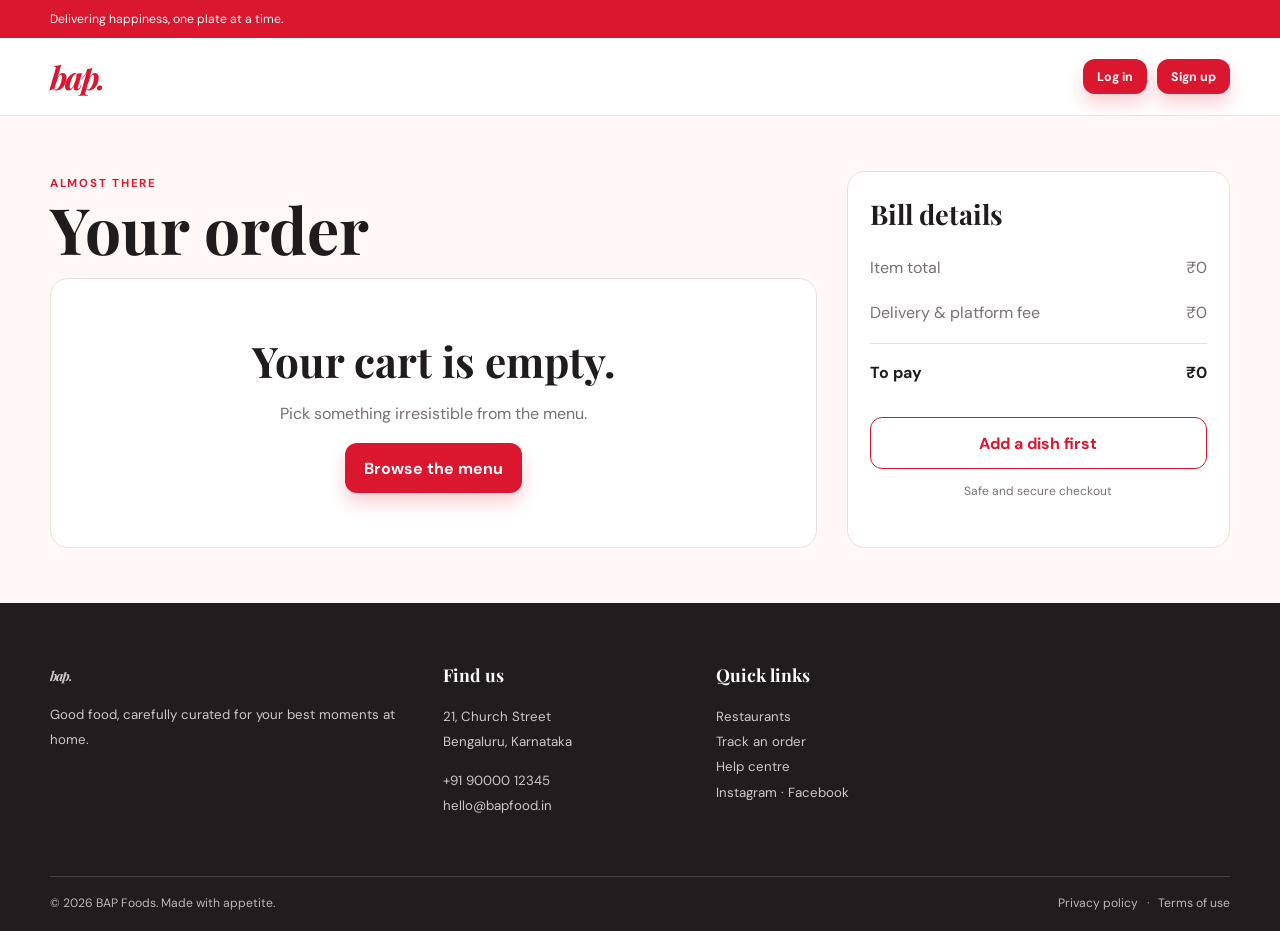
<file: cart.html>
<!doctype html><html lang="en"><head><meta charset="UTF-8"><meta name="viewport" content="width=device-width,initial-scale=1.0"><title>Your cart — BAP</title><link rel="stylesheet" href="assets/styles.css"></head><body><main id="app"></main><script src="assets/app.js"></script><script>
function renderCart(){let cart=getCart(),entries=Object.entries(cart).filter(([,q])=>q>0),itemTotal=entries.reduce((s,[i,q])=>s+dishes[i].price*q,0),fees=entries.length?36:0,total=itemTotal+fees;mount(`<section class="container cart-layout"><div><span class="eyebrow">Almost there</span><h1>Your order</h1><div class="cart-items">${entries.length?`<div class="meta" style="padding-bottom:12px"><span>Saffron Table</span><span>·</span><span>28–35 min</span></div>${entries.map(([i,q])=>{let d=dishes[i];return `<div class="cart-row"><img src="${d.img}" alt="${d.name}"><div><h3>${d.name}</h3><div class="meta"><span>₹${d.price}</span><span>${d.category}</span></div></div><div class="row-end"><b>₹${d.price*q}</b><div class="add-stepper" style="margin-top:8px"><button class="minus" data-i="${i}">−</button><b>${q}</b><button class="plus" data-i="${i}">+</button></div></div></div>`}).join('')}<p class="muted" style="font-size:.85rem">Cutlery will not be added unless requested.</p>`:`<div style="padding:32px 0;text-align:center"><h2>Your cart is empty.</h2><p class="muted">Pick something irresistible from the menu.</p><a class="btn btn-red" href="menu.html">Browse the menu</a></div>`}</div></div><aside class="summary"><h2>Bill details</h2><div class="summary-line"><span>Item total</span><span>₹${itemTotal}</span></div><div class="summary-line"><span>Delivery & platform fee</span><span>₹${fees}</span></div><div class="summary-line summary-total"><span>To pay</span><span>₹${total}</span></div>${entries.length?`<a class="btn btn-red" href="payment.html" style="width:100%;margin-top:22px">Continue to payment →</a>`:`<a class="btn btn-outline" href="menu.html" style="width:100%;margin-top:22px">Add a dish first</a>`}<p class="muted" style="font-size:.75rem;text-align:center">Safe and secure checkout</p></aside></section>`);document.querySelectorAll('.plus').forEach(b=>b.onclick=()=>{changeItem(+b.dataset.i,1);renderCart()});document.querySelectorAll('.minus').forEach(b=>b.onclick=()=>{changeItem(+b.dataset.i,-1);renderCart()});updateCart()}renderCart();
</script></body></html>
</file>
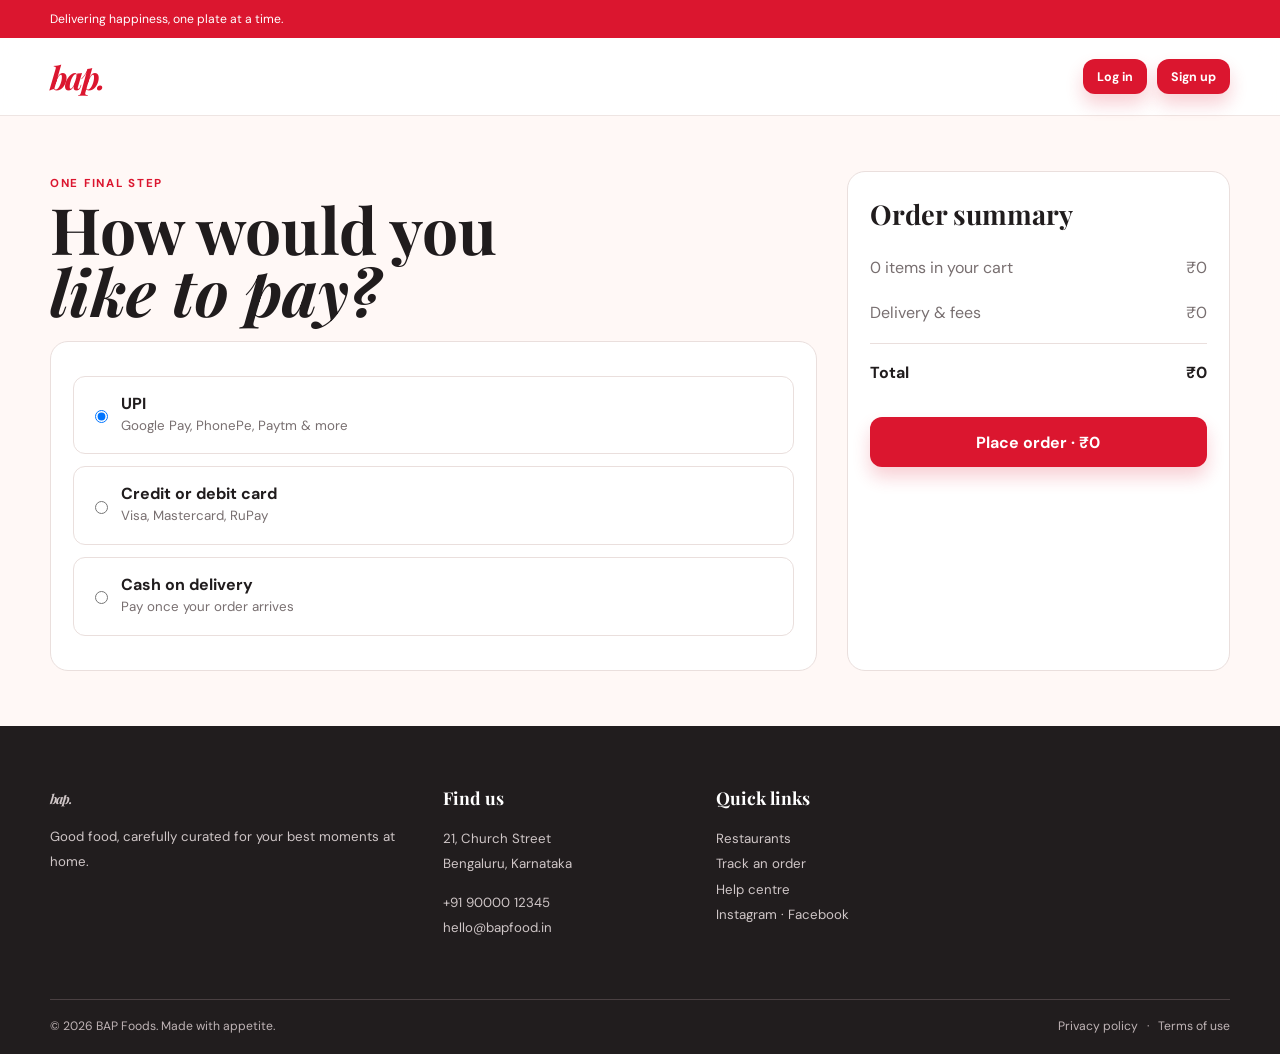
<file: payment.html>
<!doctype html><html lang="en"><head><meta charset="UTF-8"><meta name="viewport" content="width=device-width,initial-scale=1.0"><title>Payment — BAP</title><link rel="stylesheet" href="assets/styles.css"></head><body><main id="app"></main><script src="assets/app.js"></script><script>
let entries=Object.entries(getCart()).filter(([,q])=>q>0),items=entries.reduce((s,[i,q])=>s+dishes[i].price*q,0),total=items+(entries.length?36:0);mount(`<section class="container cart-layout"><div><span class="eyebrow">One final step</span><h1>How would you<br><i>like to pay?</i></h1><div class="cart-items"><label class="payment-method"><input type="radio" name="pay" checked><span><b>UPI</b><br><small class="muted">Google Pay, PhonePe, Paytm & more</small></span></label><label class="payment-method"><input type="radio" name="pay"><span><b>Credit or debit card</b><br><small class="muted">Visa, Mastercard, RuPay</small></span></label><label class="payment-method"><input type="radio" name="pay"><span><b>Cash on delivery</b><br><small class="muted">Pay once your order arrives</small></span></label></div></div><aside class="summary"><h2>Order summary</h2><div class="summary-line"><span>${entries.length} item${entries.length===1?'':'s'} in your cart</span><span>₹${items}</span></div><div class="summary-line"><span>Delivery & fees</span><span>₹${entries.length?36:0}</span></div><div class="summary-line summary-total"><span>Total</span><span>₹${total}</span></div><button id="placeOrder" class="btn btn-red" style="width:100%;margin-top:22px" ${entries.length?'':'disabled'}>Place order · ₹${total}</button></aside></section>`);document.getElementById('placeOrder').onclick=()=>{if(placeOrder()){document.getElementById('placeOrder').textContent='Order placed! ✓';setTimeout(()=>location.href='orders.html',500)}else location.href='cart.html';};
</script></body></html>
</file>
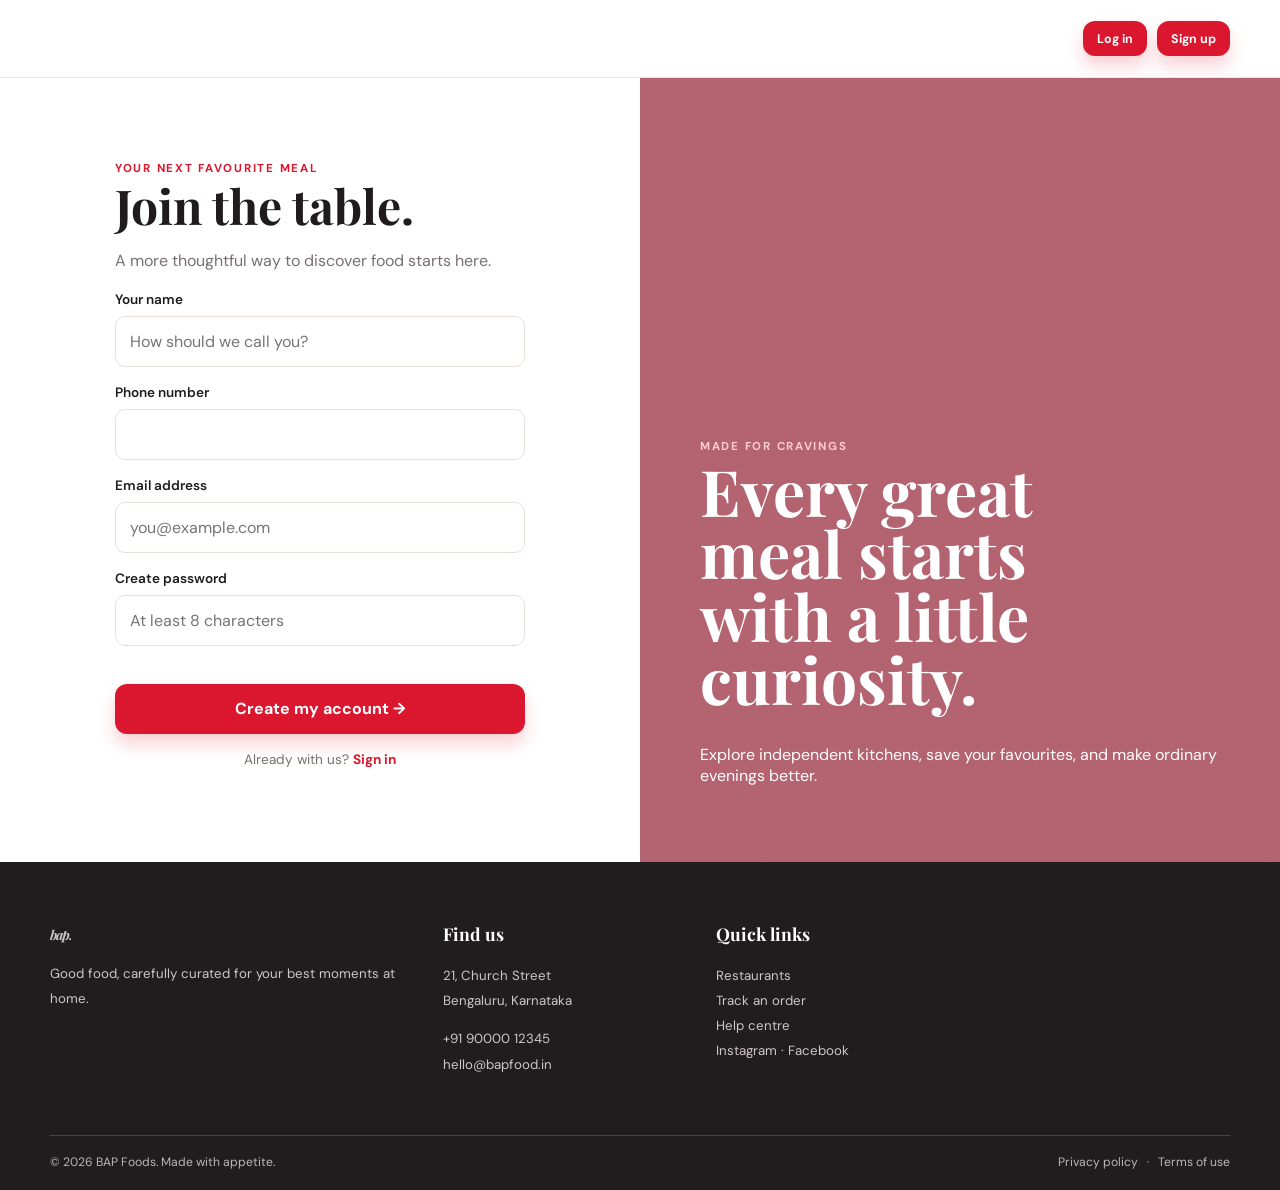
<file: signup.html>
<!doctype html><html lang="en"><head><meta charset="UTF-8"><meta name="viewport" content="width=device-width,initial-scale=1.0"><title>Join BAP</title><link rel="stylesheet" href="assets/styles.css"></head><body><main id="app"></main><script src="assets/app.js"></script><script>
mount(`<section class="auth"><div class="auth-form"><form class="form-box" id="signupForm"><span class="eyebrow">Your next favourite meal</span><h1>Join the table.</h1><p class="muted">A more thoughtful way to discover food starts here.</p><label>Your name</label><input id="name" placeholder="How should we call you?" required><label>Phone number</label><input id="phone" type="tel" required><label>Email address</label><input id="email" type="email" placeholder="you@example.com" required><label>Create password</label><input id="password" type="password" placeholder="At least 8 characters" required><p id="message" style="color:var(--red);font-size:.8rem"></p><button class="btn btn-red">Create my account →</button><p class="muted" style="text-align:center;font-size:.85rem">Already with us? <a href="login.html" style="color:var(--red);font-weight:700">Sign in</a></p></form></div><div class="auth-visual"><span class="eyebrow" style="color:#ffccd4">Made for cravings</span><h1>Every great meal starts with a little curiosity.</h1><p>Explore independent kitchens, save your favourites, and make ordinary evenings better.</p></div></section>`,'auth');document.getElementById('signupForm').addEventListener('submit',e=>{e.preventDefault();if(findUser(email.value)){message.textContent='This account already exists. Please sign in.';return}setUser({name:name.value.trim(),phone:phone.value.trim(),email:email.value,password:password.value});location.href='restaurant.html'});
</script></body></html>
</file>
<file: assets/styles.css>
@import url('https://fonts.googleapis.com/css2?family=DM+Sans:wght@400;500;600;700&family=Playfair+Display:ital,wght@0,600;0,700;1,600;1,700&display=swap');
.profile-hero{padding:64px 0 46px;background:radial-gradient(circle at 78% 0,#f7d4d9 0,transparent 30%),var(--cream)}.profile-hero h1{font-size:clamp(2.7rem,5vw,4.5rem);margin-bottom:.7rem}.profile-hero p{max-width:510px}.profile-layout{display:grid;grid-template-columns:245px 1fr;gap:26px;padding:34px 0 82px}.profile-sidebar,.profile-panel{background:rgba(255,255,255,.95);border:1px solid var(--line);border-radius:18px;box-shadow:0 12px 30px rgba(89,21,31,.07)}.profile-sidebar{height:max-content;padding:25px;position:sticky;top:105px}.profile-mark{display:grid;place-items:center;width:58px;height:58px;border-radius:50%;background:var(--red);color:#fff;font:700 1.8rem 'Playfair Display';margin-bottom:15px}.profile-sidebar h2{font-size:1.55rem;margin:0 0 4px}.profile-sidebar p{font-size:.78rem;color:var(--muted);margin:0 0 23px;word-break:break-word}.profile-sidebar span{display:block;padding:12px 0;border-top:1px solid var(--line);font-size:.82rem;font-weight:700;color:var(--muted)}.profile-content{display:grid;gap:22px}.profile-panel{padding:27px}.profile-panel-heading{display:flex;justify-content:space-between;gap:25px;align-items:start;margin-bottom:22px}.profile-panel-heading h2{font-size:2rem;margin:.25rem 0 0}.profile-panel-heading p{margin:8px 0 0;max-width:245px;color:var(--muted);font-size:.82rem;line-height:1.5}.form-grid{display:grid;grid-template-columns:1fr 1fr;gap:16px}.form-grid label{display:grid;gap:8px;font-size:.8rem;font-weight:700}.form-grid input{border:1px solid var(--line);border-radius:10px;padding:13px;font:inherit;background:#fff}.form-grid input:focus{outline:2px solid #f6c2ca;border-color:var(--red)}.form-grid input:disabled{background:#faf6f5;color:var(--muted)}.email-field,.address-field{grid-column:1/-1}.profile-panel>#save{margin-top:20px}.address-editor{padding:18px;margin-bottom:17px;background:var(--cream);border:1px solid var(--line);border-radius:14px}.location-row{display:flex;gap:8px}.location-row input{min-width:0;flex:1}.location-row button{width:46px;border:1px solid var(--red);border-radius:10px;background:#fff0f1;color:var(--red);font-size:1.35rem}.editor-actions{display:flex;justify-content:flex-end;gap:9px;margin-top:15px}.address-stack{display:grid;gap:10px}.address-option{display:flex;align-items:center;gap:12px;padding:14px;border:1px solid var(--line);border-radius:13px;cursor:pointer}.address-option.selected{border-color:var(--red);background:#fff6f7}.address-option input{accent-color:var(--red)}.address-icon{display:grid;place-items:center;width:35px;height:35px;border-radius:10px;background:#fff0f1;color:var(--red);font-size:1.25rem}.address-option>span:nth-child(3){display:grid;gap:3px;flex:1;font-size:.9rem}.address-option small{color:var(--muted);font-weight:400}.address-option em{font-size:.72rem;color:var(--red);font-style:normal;font-weight:700}.empty-address{display:flex;gap:14px;align-items:center;padding:23px;border:1px dashed #d8c4c5;border-radius:13px;color:var(--muted)}.empty-address>span{font-size:1.8rem;color:var(--red)}.empty-address b{color:var(--ink)}.empty-address p{margin:4px 0 0;font-size:.83rem}@media(max-width:800px){.profile-layout{grid-template-columns:1fr;padding-top:22px}.profile-sidebar{position:static;display:grid;grid-template-columns:auto 1fr;column-gap:14px;align-items:center}.profile-sidebar p{margin:0}.profile-sidebar span{display:none}.profile-mark{grid-row:span 2;margin:0}.profile-panel-heading{display:block}.address-heading .btn{margin-top:15px}.form-grid{grid-template-columns:1fr}.email-field,.address-field{grid-column:auto}}@media(max-width:460px){.profile-hero{padding:45px 0 30px}.profile-panel{padding:19px}.profile-panel-heading h2{font-size:1.7rem}.address-option em{display:none}.editor-actions .btn{flex:1}}

:root{--red:#db162f;--red-dark:#ab1025;--ink:#201c1d;--muted:#786f70;--cream:#fff8f6;--line:#eadfdd;--white:#fff;--shadow:0 18px 45px rgba(89,21,31,.12)}
*{box-sizing:border-box}html{scroll-behavior:smooth}body{margin:0;background:var(--cream);color:var(--ink);font-family:'DM Sans',sans-serif}a{text-decoration:none;color:inherit}button{font:inherit;cursor:pointer;border:0}.container{width:min(1180px,calc(100% - 40px));margin:auto}.eyebrow{font-size:.72rem;font-weight:700;letter-spacing:.15em;text-transform:uppercase;color:var(--red)}h1,h2,h3,.brand{font-family:'Playfair Display',serif}h1{font-size:clamp(2.6rem,5vw,5rem);line-height:.98;margin:.35rem 0 1.1rem}h2{font-size:clamp(2rem,3.3vw,3.2rem);margin:.4rem 0 1rem;line-height:1.05}.muted{color:var(--muted);line-height:1.7}.pill{border:1px solid var(--line);padding:.55rem .8rem;border-radius:99px;font-size:.8rem;font-weight:600}.btn{display:inline-flex;align-items:center;justify-content:center;gap:.55rem;border-radius:12px;padding:.92rem 1.2rem;font-weight:700;transition:.25s}.btn-red{background:var(--red);color:#fff;box-shadow:0 10px 18px rgba(219,22,47,.2)}.btn-red:hover{background:var(--red-dark);transform:translateY(-2px)}.btn-outline{background:#fff;border:1px solid var(--red);color:var(--red)}.btn-outline:hover{background:#fff0f1}.topbar{height:38px;background:var(--red);color:#fff;font-size:.76rem;display:flex;align-items:center}.topbar .container{display:flex;justify-content:space-between}.nav{height:78px;background:rgba(255,255,255,.91);border-bottom:1px solid rgba(234,223,221,.8);display:flex;align-items:center;position:sticky;top:0;z-index:20;backdrop-filter:blur(13px)}.navin{display:flex;align-items:center;justify-content:space-between;gap:25px}.brand{font-style:italic;font-size:2rem;font-weight:700;color:var(--red);letter-spacing:-.08em}.navlinks{display:flex;gap:25px;font-size:.9rem;font-weight:600}.navlinks a:hover,.navlinks a.active{color:var(--red)}.navactions{display:flex;align-items:center;gap:10px}.icon-btn{width:42px;height:42px;border-radius:50%;background:#fff;display:grid;place-items:center;border:1px solid var(--line);position:relative}.badge{position:absolute;right:-3px;top:-4px;display:grid;place-items:center;min-width:18px;height:18px;border-radius:50%;background:var(--red);color:white;font-size:.65rem;font-weight:700}.menu-toggle{display:none}.hero-home{padding:90px 0 65px;min-height:520px;overflow:hidden;background:radial-gradient(circle at 73% 40%,#fbdfe1 0,transparent 26%),var(--cream)}.home-grid{display:grid;grid-template-columns:1.02fr .98fr;align-items:center}.hero-copy p{max-width:520px;font-size:1.06rem}.hero-search{margin:28px 0;background:#fff;border:1px solid var(--line);box-shadow:var(--shadow);border-radius:14px;padding:7px;display:flex;max-width:590px}.hero-search input{border:0;outline:0;flex:1;padding:0 14px;font:inherit}.photo-stack{height:410px;position:relative}.photo-stack img{position:absolute;object-fit:cover;border:10px solid #fff;box-shadow:var(--shadow)}.photo-stack img:nth-child(1){width:310px;height:350px;right:40px;top:10px;border-radius:160px 160px 25px 25px}.photo-stack img:nth-child(2){width:180px;height:205px;left:5px;bottom:0;border-radius:25px}.float-card{position:absolute;z-index:2;padding:12px 16px;background:#fff;border-radius:14px;box-shadow:var(--shadow);font-size:.78rem;right:2px;bottom:35px}.section{padding:85px 0}.section-head{display:flex;align-items:end;justify-content:space-between;gap:30px;margin-bottom:28px}.section-head p{max-width:440px;margin:0}.categories{display:grid;grid-template-columns:repeat(4,1fr);gap:16px}.category{height:180px;border-radius:18px;padding:20px;color:#fff;position:relative;overflow:hidden;background:#333}.category img{position:absolute;inset:0;width:100%;height:100%;object-fit:cover;opacity:.62}.category span{position:relative;font-family:'Playfair Display';font-size:1.5rem;font-style:italic}.restaurants{display:grid;grid-template-columns:repeat(3,1fr);gap:20px}.restaurant-card{background:#fff;border:1px solid var(--line);border-radius:18px;overflow:hidden;transition:.25s}.restaurant-card:hover{transform:translateY(-6px);box-shadow:var(--shadow)}.restaurant-card img{width:100%;height:190px;object-fit:cover}.restaurant-card .content{padding:16px}.restaurant-card h3{font-size:1.35rem;margin:0 0 7px}.meta{display:flex;gap:9px;flex-wrap:wrap;color:var(--muted);font-size:.78rem}.rating{color:#178249;font-weight:700}.menu-hero{padding:48px 0 0;background:#fff}.restaurant-intro{display:flex;align-items:center;gap:18px}.restaurant-intro .rest-image{width:84px;height:84px;border-radius:16px;object-fit:cover}.restaurant-intro h1{font-size:2.2rem;margin:0}.menu-track{height:440vh;position:relative;background:linear-gradient(120deg,#fff 0,#fff 55%,#fff4f3 55%)}.sticky-dish{position:sticky;top:78px;height:calc(100vh - 78px);display:grid;grid-template-columns:1fr 1fr;align-items:center;overflow:hidden}.dish-copy{padding-left:max(20px,calc((100vw - 1180px)/2));padding-right:50px}.dish-copy .dish-name{font-size:clamp(2.8rem,5vw,5rem);max-width:480px}.dish-copy .price{font:700 1.8rem 'Playfair Display';color:var(--red);margin:22px 0}.quantity{display:flex;align-items:center;gap:17px;margin:20px 0}.quantity button{width:38px;height:38px;border-radius:50%;background:#fff;border:1px solid var(--line);font-size:1.2rem}.dish-stage{height:100%;position:relative;display:grid;place-items:center}.plate{width:min(31vw,400px);aspect-ratio:1;border-radius:50%;overflow:hidden;border:12px solid #fff;box-shadow:0 28px 55px rgba(96,20,30,.22);transition:.5s}.plate img{width:100%;height:100%;object-fit:cover}.orb{position:absolute;width:500px;height:500px;border:1px dashed #e8bbbb;border-radius:50%;right:-80px}.thumbs{position:absolute;right:28px;top:50%;transform:translateY(-50%);display:grid;gap:12px}.thumb{width:11px;height:11px;border-radius:10px;border:1px solid var(--red);background:transparent;padding:0}.thumb.current{height:30px;background:var(--red)}.side-chip{position:absolute;display:flex;align-items:center;gap:10px;right:15%;padding:8px 12px;background:#fff;border-radius:14px;box-shadow:var(--shadow);font-size:.73rem;transition:.5s}.side-chip img{width:45px;height:45px;border-radius:50%;object-fit:cover}.special{margin:85px 0;background:var(--red);color:#fff;padding:68px 20px;text-align:center}.special h2{font-size:3rem;margin:0}.special p{max-width:510px;margin:14px auto 25px;opacity:.85}.special .btn-outline{border-color:#fff;color:#fff;background:transparent}.full-menu{background:#fff;padding:80px 0}.filters{display:flex;gap:8px;flex-wrap:wrap;margin-bottom:28px}.filter{padding:.65rem 1rem;border-radius:50px;background:#fff;border:1px solid var(--line);color:var(--muted);font-weight:600}.filter.active,.filter:hover{background:var(--red);border-color:var(--red);color:#fff}.dish-grid{display:grid;grid-template-columns:repeat(4,1fr);gap:18px}.dish-card{border:1px solid var(--line);border-radius:18px;padding:12px;background:#fff;transition:.25s}.dish-card:hover{transform:translateY(-5px);box-shadow:var(--shadow)}.dish-card img{width:100%;aspect-ratio:1.1;object-fit:cover;border-radius:12px}.dish-card h3{font-size:1.25rem;margin:13px 0 7px}.dish-card .cardfoot{display:flex;align-items:center;justify-content:space-between;margin-top:12px}.dish-card .btn{padding:.6rem .7rem;font-size:.75rem}.footer{background:#211d1e;color:#fff;padding:60px 0 20px}.footer-grid{display:grid;grid-template-columns:1.5fr repeat(3,1fr);gap:30px}.footer h3{font-size:1.1rem;margin-top:0}.footer p,.footer a{font-size:.83rem;display:block;color:#cfc6c7;line-height:1.9}.footer-bottom{margin-top:45px;padding-top:18px;border-top:1px solid #4a4042;color:#bfb4b6;font-size:.76rem;display:flex;justify-content:space-between}.auth{min-height:calc(100vh - 116px);display:grid;grid-template-columns:1fr 1fr;background:#fff}.auth-visual{background:linear-gradient(#8c1227a8,#8c1227a8),url('https://images.unsplash.com/photo-1515003197210-e0cd71810b5f?auto=format&fit=crop&w=1000&q=85') center/cover;padding:60px;color:white;display:flex;flex-direction:column;justify-content:end}.auth-visual h1{max-width:460px}.auth-form{display:grid;place-items:center;padding:40px}.form-box{width:min(410px,100%)}.form-box h1{font-size:3rem}.form-box label{font-weight:600;font-size:.85rem;display:block;margin:17px 0 8px}.form-box input{width:100%;border:1px solid var(--line);border-radius:10px;padding:14px;font:inherit}.form-box .btn{width:100%;margin-top:25px}.cart-layout{display:grid;grid-template-columns:1.5fr .75fr;gap:30px;padding:55px 0}.cart-items,.summary{background:#fff;border:1px solid var(--line);border-radius:18px;padding:22px}.cart-row{display:flex;align-items:center;gap:15px;padding:15px 0;border-bottom:1px solid var(--line)}.cart-row img{width:76px;height:76px;border-radius:12px;object-fit:cover}.cart-row h3{margin:0 0 5px}.cart-row .row-end{margin-left:auto;text-align:right}.summary h2{font-size:1.7rem}.summary-line{display:flex;justify-content:space-between;padding:12px 0;color:var(--muted)}.summary-total{font-weight:700;color:var(--ink);border-top:1px solid var(--line);margin-top:8px;padding-top:18px}.payment-method{padding:16px;border:1px solid var(--line);border-radius:12px;margin:12px 0;display:flex;gap:10px;align-items:center}.orders{padding:60px 0}.order-card{background:white;border:1px solid var(--line);border-radius:16px;padding:20px;display:grid;grid-template-columns:auto 1fr auto;align-items:center;gap:20px;margin-bottom:14px}.order-card img{width:95px;height:75px;object-fit:cover;border-radius:10px}.status{color:#16804a;background:#e5f7eb;padding:.4rem .6rem;border-radius:6px;font-size:.75rem;font-weight:700}
@media(max-width:800px){.navlinks{display:none}.menu-toggle{display:grid}.topbar .container span:last-child{display:none}.home-grid,.sticky-dish,.auth,.cart-layout{grid-template-columns:1fr}.hero-home{padding:55px 0 30px}.photo-stack{height:300px;margin-top:20px}.photo-stack img:nth-child(1){width:230px;height:270px;right:20px}.photo-stack img:nth-child(2){width:135px;height:150px}.categories,.restaurants{grid-template-columns:repeat(2,1fr)}.section{padding:55px 0}.menu-track{height:530vh}.sticky-dish{grid-template-rows:1fr 1fr;top:78px;height:calc(100vh - 78px)}.dish-copy{padding:20px 25px 0}.dish-copy .dish-name{font-size:2.6rem;margin:.3rem 0}.dish-copy .muted{font-size:.84rem;line-height:1.45}.dish-copy .price{margin:10px 0;font-size:1.4rem}.quantity{margin:8px 0}.dish-stage{align-items:start;padding-top:16px}.plate{width:55vw}.orb{width:360px;height:360px;right:-120px}.side-chip{display:none}.dish-grid{grid-template-columns:repeat(2,1fr)}.footer-grid{grid-template-columns:repeat(2,1fr)}.auth-visual{min-height:300px}.auth-form{padding:45px 20px}.order-card{grid-template-columns:auto 1fr}.order-card .status{grid-column:2}.section-head{align-items:start;flex-direction:column;gap:6px}}
@media(max-width:800px){.navlinks.open{display:flex;position:absolute;top:76px;right:20px;flex-direction:column;gap:0;background:#fff;box-shadow:var(--shadow);border:1px solid var(--line);border-radius:12px;overflow:hidden;min-width:170px}.navlinks.open a{padding:13px 17px}.nav-signup{border-radius:0}}
@media(max-width:460px){.container{width:min(100% - 28px,1180px)}.categories,.restaurants{grid-template-columns:1fr}.dish-grid{gap:10px}.dish-card{padding:8px}.dish-card h3{font-size:1rem}.dish-card .btn{padding:.5rem;font-size:.68rem}.footer-grid{grid-template-columns:1fr}.footer-bottom{display:block}.cart-row{gap:10px}.cart-row img{width:58px;height:58px}.cart-row h3{font-size:1rem}}
.nav-auth{padding:.62rem .88rem;font-size:.78rem}.category-button{border:0;text-align:left;font:inherit;cursor:pointer}.add-stepper{display:flex;align-items:center;gap:9px;border:1px solid var(--red);border-radius:9px;padding:3px;color:var(--red)}.add-stepper button{width:22px;height:22px;border-radius:6px;background:#fff0f1;color:var(--red);font-weight:700}.food-3d{position:relative;overflow:hidden;background:radial-gradient(circle at 80% 35%,#ee5870 0,transparent 38%),linear-gradient(135deg,#7d0b1e,#d61734)}.food-orbit{position:absolute;inset:0;perspective:1100px}.food-float{position:absolute;object-fit:cover;border:8px solid rgba(255,255,255,.88);box-shadow:0 25px 38px rgba(39,0,7,.45);animation:foodFloat 5s ease-in-out infinite}.food-one{width:230px;height:230px;border-radius:50%;right:11%;top:18%;transform:rotate(-14deg) rotateX(11deg) rotateY(-20deg)}.food-two{width:155px;height:155px;border-radius:28px;left:9%;top:38%;animation-delay:-1.3s;transform:rotate(13deg) rotateY(22deg)}.food-three{width:125px;height:125px;border-radius:50%;right:31%;bottom:8%;animation-delay:-2.8s;transform:rotate(-12deg) rotateX(22deg)}.auth-message{position:relative;z-index:2}.login-hint{font-size:.72rem;text-align:center;color:var(--muted);margin-top:22px}.vibrate{display:inline-block;animation:vibrate .18s linear 3}@keyframes foodFloat{50%{translate:0 -14px;filter:saturate(1.12)}}@keyframes vibrate{25%{transform:translateX(-6px)}75%{transform:translateX(6px)}}
.filter-trigger{background:#fff0f1;border:1px solid var(--red);border-radius:10px;color:var(--red);font-size:.78rem;font-weight:700;padding:.65rem .8rem}.filter-overlay{position:fixed;inset:0;z-index:50;background:rgba(32,28,29,.48);display:none;place-items:center;padding:20px}.filter-overlay.visible{display:grid}.filter-dialog{position:relative;width:min(430px,100%);background:#fff;border-radius:20px;padding:32px;box-shadow:var(--shadow)}.filter-dialog h2{font-size:2.2rem}.filter-dialog h3{font-family:'DM Sans';font-size:.9rem;margin:23px 0 10px}.filter-dialog label{display:block;padding:11px 0;border-bottom:1px solid var(--line);font-size:.92rem}.filter-dialog input{accent-color:var(--red);margin-right:10px}.close-filter{position:absolute;right:16px;top:14px;background:transparent;color:var(--muted);font-size:1.8rem}.filter-actions{display:flex;justify-content:flex-end;gap:10px;margin-top:27px}
.auth-nav .container{display:flex;justify-content:flex-end}
</file>
